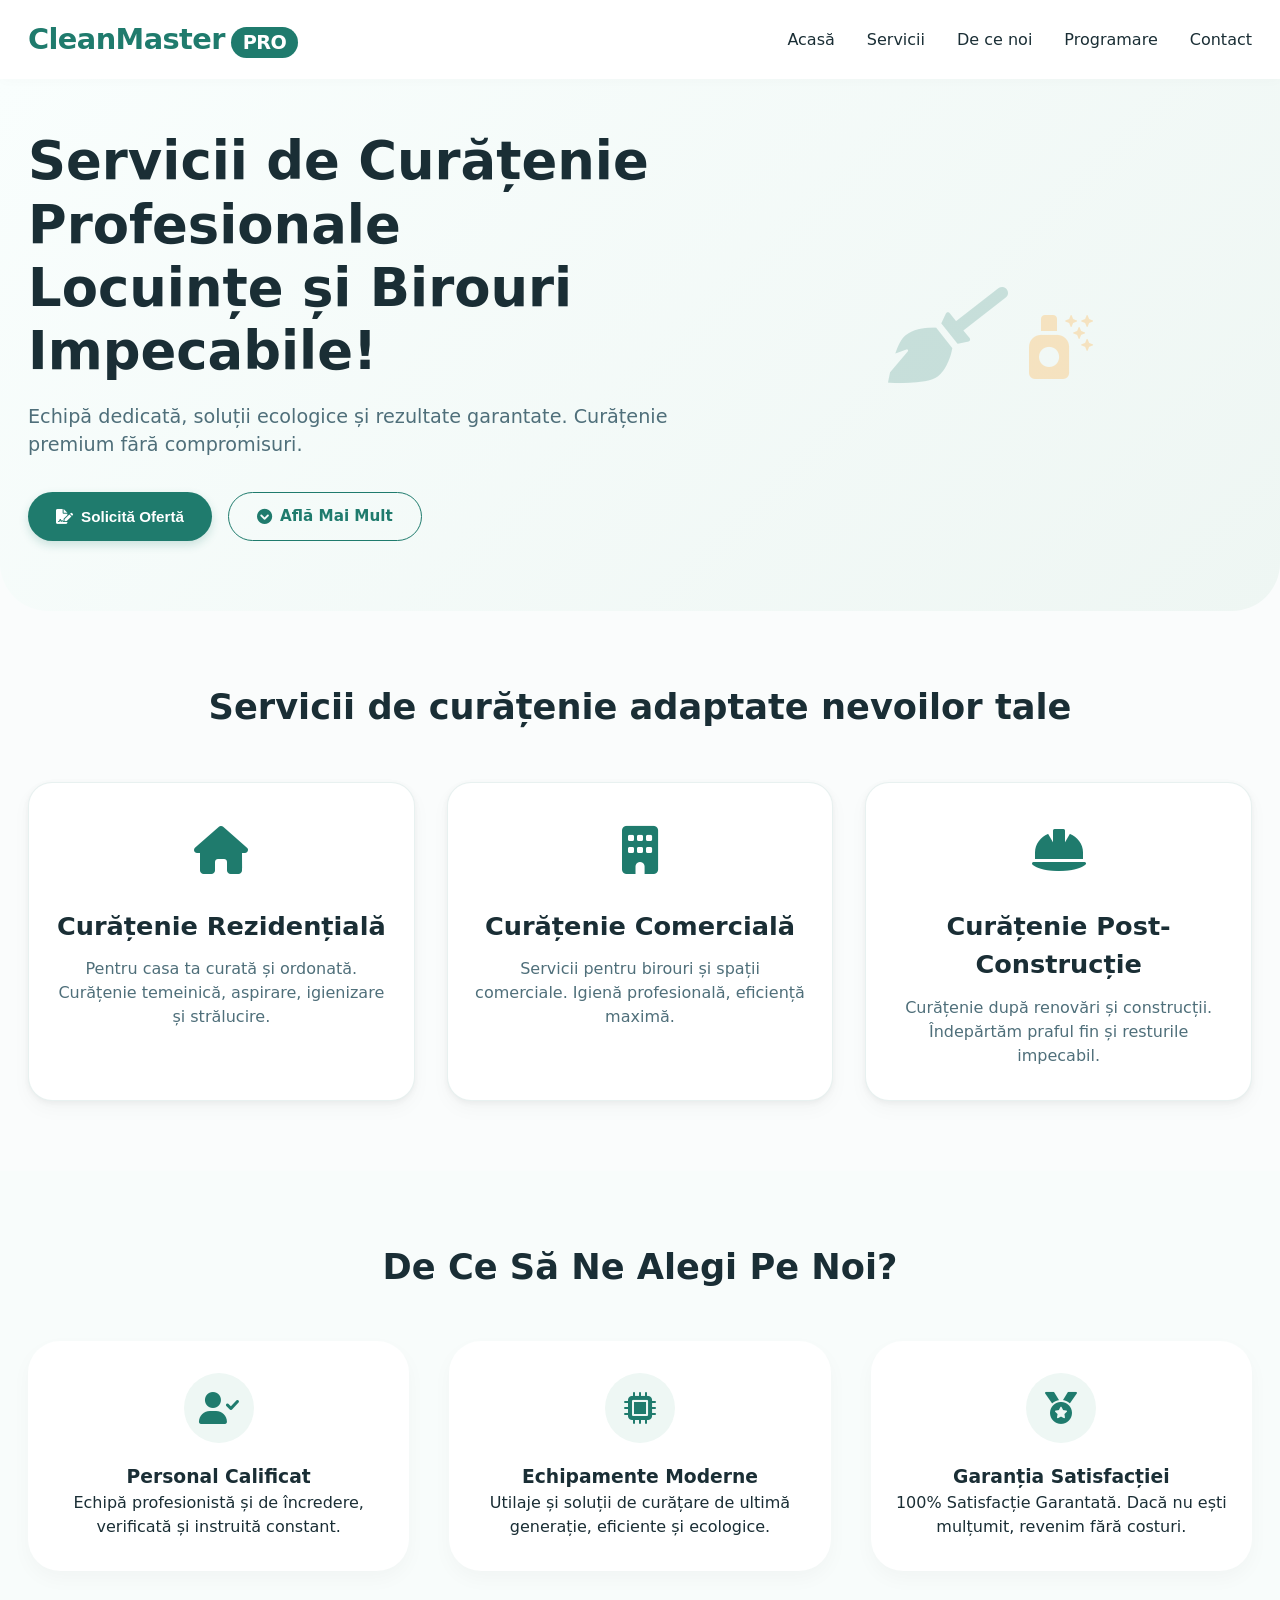
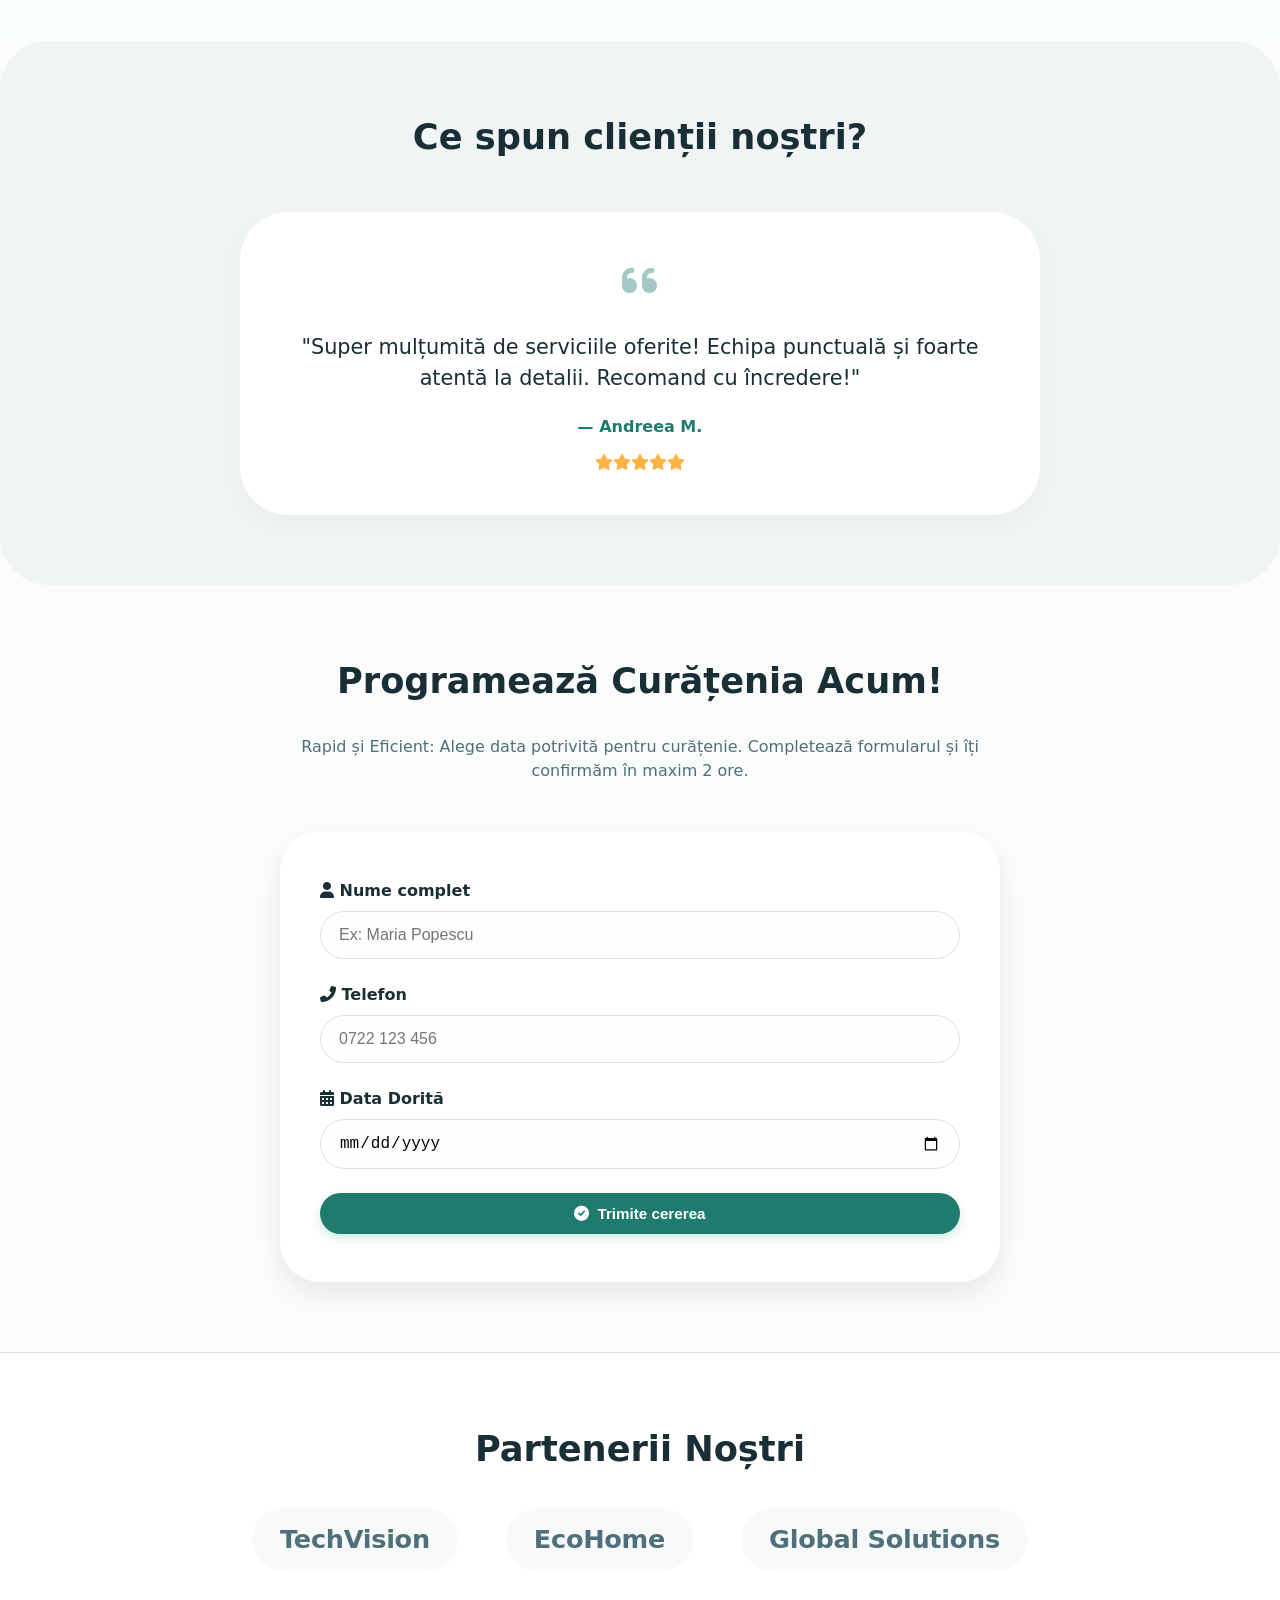
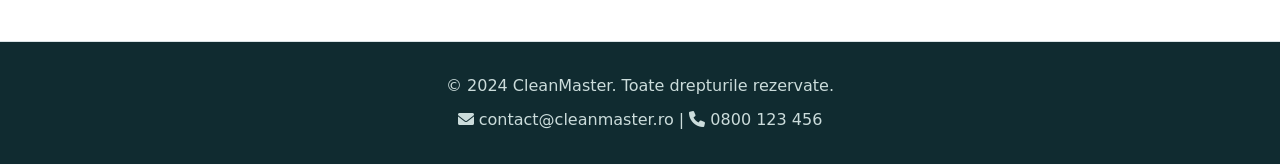
<file: cleaning-service-website/Index.html>
<!DOCTYPE html>
<html lang="ro">
<head>
  <meta charset="UTF-8">
  <meta name="viewport" content="width=device-width, initial-scale=1.0, viewport-fit=cover">
  <title>CleanMaster | Curățenie Profesională</title>
  <!-- Font Awesome 6 (doar iconițe) -->
  <link rel="stylesheet" href="https://cdnjs.cloudflare.com/ajax/libs/font-awesome/6.0.0-beta3/css/all.min.css">
  <!-- CSS separat -->
  <link rel="stylesheet" href="style.css">
</head>
<body>

<header>
  <div class="container">
    <div class="navbar">
      <div class="logo">CleanMaster<span>PRO</span></div>
      <ul class="nav-links">
        <li><a href="#acasa">Acasă</a></li>
        <li><a href="#servicii">Servicii</a></li>
        <li><a href="#beneficii">De ce noi</a></li>
        <li><a href="#programare">Programare</a></li>
        <li><a href="#contact">Contact</a></li>
      </ul>
    </div>
  </div>
</header>

<main>
  <!-- Hero / Acasă -->
  <section id="acasa" class="hero">
    <div class="container">
      <div class="hero-grid">
        <div class="hero-content">
          <h1>Servicii de Curățenie Profesionale<br>Locuințe și Birouri Impecabile!</h1>
          <p>Echipă dedicată, soluții ecologice și rezultate garantate. Curățenie premium fără compromisuri.</p>
          <div class="hero-buttons">
            <button class="btn btn-primary" id="openOfferModalBtn"><i class="fas fa-file-signature"></i> Solicită Ofertă</button>
            <a href="#servicii" class="btn btn-outline"><i class="fas fa-chevron-circle-down"></i> Află Mai Mult</a>
          </div>
        </div>
        <div class="hero-decor">
          <i class="fas fa-broom"></i>
          <i class="fas fa-spray-can-sparkles"></i>
        </div>
      </div>
    </div>
  </section>

  <!-- Servicii -->
  <section id="servicii">
    <div class="container">
      <h2 class="section-title">Servicii de curățenie adaptate nevoilor tale</h2>
      <div class="services-grid">
        <div class="service-card">
          <div class="service-icon"><i class="fas fa-home"></i></div>
          <h3>Curățenie Rezidențială</h3>
          <p>Pentru casa ta curată și ordonată. Curățenie temeinică, aspirare, igienizare și strălucire.</p>
        </div>
        <div class="service-card">
          <div class="service-icon"><i class="fas fa-building"></i></div>
          <h3>Curățenie Comercială</h3>
          <p>Servicii pentru birouri și spații comerciale. Igienă profesională, eficiență maximă.</p>
        </div>
        <div class="service-card">
          <div class="service-icon"><i class="fas fa-hard-hat"></i></div>
          <h3>Curățenie Post-Construcție</h3>
          <p>Curățenie după renovări și construcții. Îndepărtăm praful fin și resturile impecabil.</p>
        </div>
      </div>
    </div>
  </section>

  <!-- De ce să ne alegi -->
  <section id="beneficii" class="benefits-section">
    <div class="container">
      <h2 class="section-title">De Ce Să Ne Alegi Pe Noi?</h2>
      <div class="benefits-grid">
        <div class="benefit-item">
          <div class="benefit-icon"><i class="fas fa-user-check"></i></div>
          <h3>Personal Calificat</h3>
          <p>Echipă profesionistă și de încredere, verificată și instruită constant.</p>
        </div>
        <div class="benefit-item">
          <div class="benefit-icon"><i class="fas fa-microchip"></i></div>
          <h3>Echipamente Moderne</h3>
          <p>Utilaje și soluții de curățare de ultimă generație, eficiente și ecologice.</p>
        </div>
        <div class="benefit-item">
          <div class="benefit-icon"><i class="fas fa-medal"></i></div>
          <h3>Garanția Satisfacției</h3>
          <p>100% Satisfacție Garantată. Dacă nu ești mulțumit, revenim fără costuri.</p>
        </div>
      </div>
    </div>
  </section>

  <!-- Testimoniale -->
  <section class="testimonial">
    <div class="container">
      <h2 class="section-title">Ce spun clienții noștri?</h2>
      <div class="testimonial-card">
        <div class="quote-icon"><i class="fas fa-quote-left"></i></div>
        <p class="testimonial-text">"Super mulțumită de serviciile oferite! Echipa punctuală și foarte atentă la detalii. Recomand cu încredere!"</p>
        <p class="testimonial-author">— Andreea M.</p>
        <div class="stars"><i class="fas fa-star"></i><i class="fas fa-star"></i><i class="fas fa-star"></i><i class="fas fa-star"></i><i class="fas fa-star"></i></div>
      </div>
    </div>
  </section>

  <!-- Programare formular -->
  <section id="programare">
    <div class="container">
      <h2 class="section-title">Programează Curățenia Acum!</h2>
      <p class="section-sub">Rapid și Eficient: Alege data potrivită pentru curățenie. Completează formularul și îți confirmăm în maxim 2 ore.</p>
      <div class="schedule-form">
        <form id="scheduleForm">
          <div class="form-group">
            <label><i class="fas fa-user"></i> Nume complet</label>
            <input type="text" id="nume" placeholder="Ex: Maria Popescu" required>
          </div>
          <div class="form-group">
            <label><i class="fas fa-phone-alt"></i> Telefon</label>
            <input type="tel" id="telefon" placeholder="0722 123 456" required>
          </div>
          <div class="form-group">
            <label><i class="fas fa-calendar-alt"></i> Data Dorită</label>
            <input type="date" id="dataDorita" required>
          </div>
          <button type="submit" class="btn btn-primary btn-block"><i class="fas fa-check-circle"></i> Trimite cererea</button>
        </form>
      </div>
    </div>
  </section>

  <!-- Parteneri -->
  <section class="partners">
    <div class="container">
      <h2 class="section-title" style="margin-bottom: 32px;">Partenerii Noștri</h2>
      <div class="partner-logos">
        <div class="partner-item">TechVision</div>
        <div class="partner-item">EcoHome</div>
        <div class="partner-item">Global Solutions</div>
      </div>
    </div>
  </section>
</main>

<footer id="contact">
  <div class="container">
    <p>© 2024 CleanMaster. Toate drepturile rezervate.</p>
    <p style="margin-top: 10px;"><i class="fas fa-envelope"></i> contact@cleanmaster.ro | <i class="fas fa-phone"></i> 0800 123 456</p>
  </div>
</footer>

<!-- Modal Solicită Ofertă -->
<div id="offerModal" class="modal">
  <div class="modal-content">
    <span class="modal-close">&times;</span>
    <h3 style="margin-bottom: 20px;">Solicită o ofertă personalizată</h3>
    <form id="offerForm">
      <div class="form-group">
        <label>Nume complet</label>
        <input type="text" id="offerNume" required>
      </div>
      <div class="form-group">
        <label>Telefon</label>
        <input type="tel" id="offerTelefon" required>
      </div>
      <div class="form-group">
        <label>Email</label>
        <input type="email" id="offerEmail" required>
      </div>
      <div class="form-group">
        <label>Tip serviciu dorit</label>
        <input type="text" id="offerServiciu" placeholder="ex: Curățenie rezidențială">
      </div>
      <button type="submit" class="btn btn-primary btn-block">Trimite cererea</button>
    </form>
  </div>
</div>

<!-- JavaScript separat -->
<script src="script.js"></script>
</body>
</html>
</file>
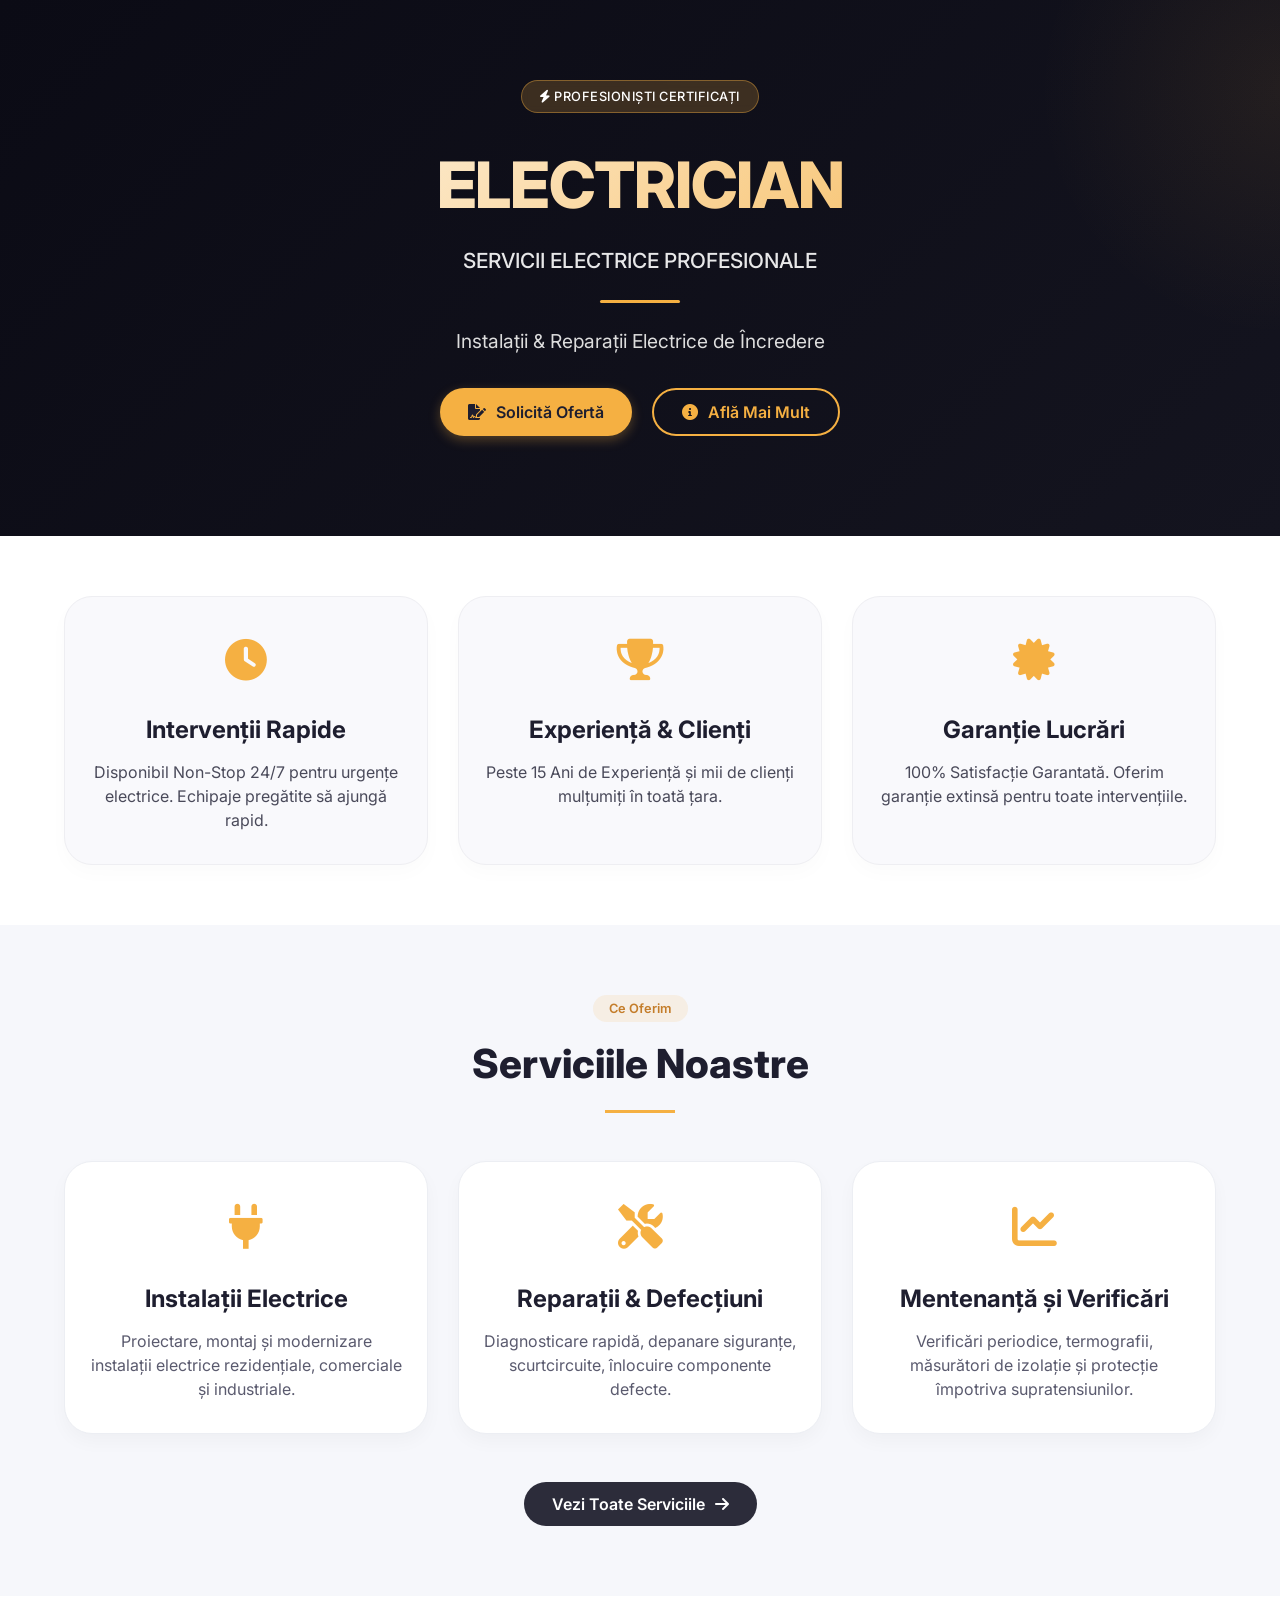
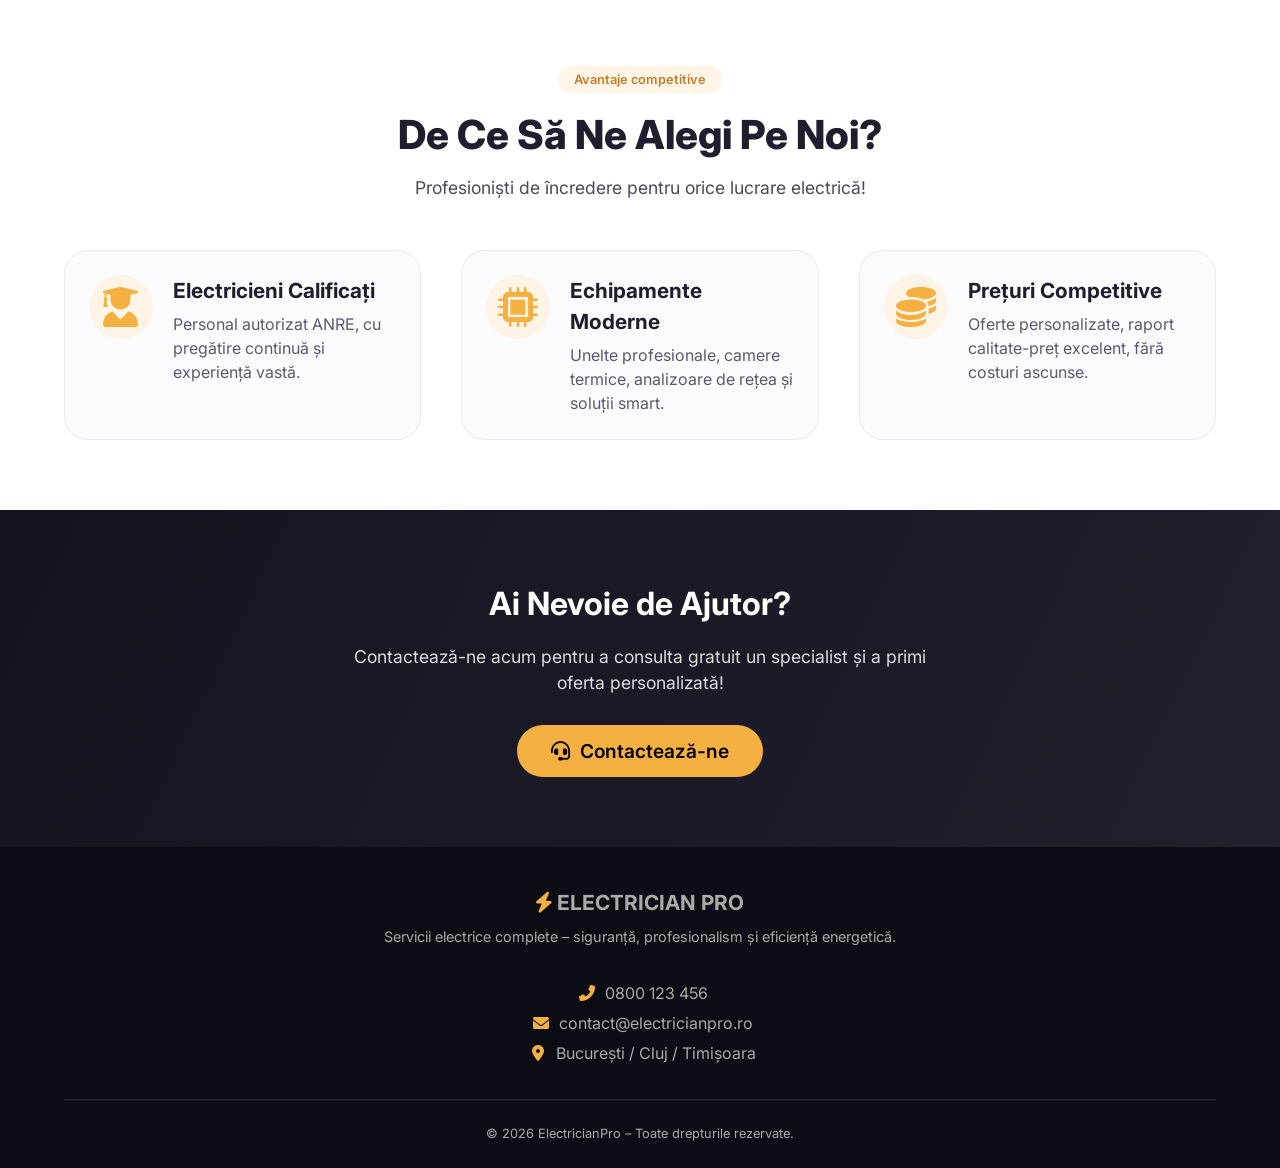
<file: electrician-website/Index.html>
<!DOCTYPE html>
<html lang="ro">
<head>
  <meta charset="UTF-8">
  <meta name="viewport" content="width=device-width, initial-scale=1.0, viewport-fit=cover">
  <title>ElectroPro | Electricieni Profesioniști</title>
  <!-- Google Fonts + Font Awesome 6 (no images, pure vector icons) -->
  <link href="https://fonts.googleapis.com/css2?family=Inter:opsz,wght@14..32,300;14..32,400;14..32,600;14..32,700;14..32,800&display=swap" rel="stylesheet">
  <link rel="stylesheet" href="https://cdnjs.cloudflare.com/ajax/libs/font-awesome/6.0.0-beta3/css/all.min.css">
  <link rel="stylesheet" href="style.css">
</head>
<body>

  <!-- MODAL (hidden by default) pentru contact / solicitare ofertă -->
  <div id="contactModal" class="modal">
    <div class="modal-content">
      <span class="close-modal">&times;</span>
      <h3 id="modalTitle">Formular Contact</h3>
      <form id="contactForm">
        <div class="form-group">
          <label for="name">Nume complet *</label>
          <input type="text" id="name" name="name" required placeholder="Popescu Ion">
        </div>
        <div class="form-group">
          <label for="phone">Telefon *</label>
          <input type="tel" id="phone" name="phone" required placeholder="07xx xxx xxx">
        </div>
        <div class="form-group">
          <label for="email">Email</label>
          <input type="email" id="email" name="email" placeholder="nume@exemplu.ro">
        </div>
        <div class="form-group">
          <label for="message">Mesaj / Detalii</label>
          <textarea id="message" name="message" rows="3" placeholder="Descrieți necesitățile dvs. ..."></textarea>
        </div>
        <button type="submit" class="btn-submit">Trimite cererea <i class="fas fa-paper-plane"></i></button>
        <p id="formFeedback" class="feedback-msg"></p>
      </form>
    </div>
  </div>

  <!-- MAIN WEBSITE -->
  <main>
    <!-- Hero Section -->
    <section class="hero">
      <div class="container hero-container">
        <div class="hero-badge">
          <i class="fas fa-bolt"></i> PROFESIONIȘTI CERTIFICAȚI
        </div>
        <h1 class="hero-title">ELECTRICIAN</h1>
        <p class="hero-subtitle">SERVICII ELECTRICE PROFESIONALE</p>
        <div class="hero-divider"></div>
        <p class="hero-tagline">Instalații & Reparații Electrice de Încredere</p>
        <div class="hero-buttons">
          <button class="btn btn-primary" id="solicitaOfertaBtn"><i class="fas fa-file-signature"></i> Solicită Ofertă</button>
          <button class="btn btn-outline" id="aflaMaiMultBtn"><i class="fas fa-circle-info"></i> Află Mai Mult</button>
        </div>
      </div>
    </section>

    <!-- Trei caracteristici rapide (cards) -->
    <section class="features">
      <div class="container features-grid">
        <div class="feature-card">
          <div class="feature-icon"><i class="fas fa-clock"></i></div>
          <h3>Intervenții Rapide</h3>
          <p>Disponibil Non-Stop 24/7 pentru urgențe electrice. Echipaje pregătite să ajungă rapid.</p>
        </div>
        <div class="feature-card">
          <div class="feature-icon"><i class="fas fa-trophy"></i></div>
          <h3>Experiență & Clienți</h3>
          <p>Peste 15 Ani de Experiență și mii de clienți mulțumiți în toată țara.</p>
        </div>
        <div class="feature-card">
          <div class="feature-icon"><i class="fas fa-certificate"></i></div>
          <h3>Garanție Lucrări</h3>
          <p>100% Satisfacție Garantată. Oferim garanție extinsă pentru toate intervențiile.</p>
        </div>
      </div>
    </section>

    <!-- Serviciile Noastre -->
    <section class="services" id="servicii">
      <div class="container">
        <div class="section-header">
          <span class="section-tag">Ce Oferim</span>
          <h2>Serviciile Noastre</h2>
          <div class="section-line"></div>
        </div>
        <div class="services-grid">
          <div class="service-card">
            <div class="service-icon"><i class="fas fa-plug"></i></div>
            <h3>Instalații Electrice</h3>
            <p>Proiectare, montaj și modernizare instalații electrice rezidențiale, comerciale și industriale.</p>
          </div>
          <div class="service-card">
            <div class="service-icon"><i class="fas fa-tools"></i></div>
            <h3>Reparații & Defecțiuni</h3>
            <p>Diagnosticare rapidă, depanare siguranțe, scurtcircuite, înlocuire componente defecte.</p>
          </div>
          <div class="service-card">
            <div class="service-icon"><i class="fas fa-chart-line"></i></div>
            <h3>Mentenanță și Verificări</h3>
            <p>Verificări periodice, termografii, măsurători de izolație și protecție împotriva supratensiunilor.</p>
          </div>
        </div>
        <div class="services-footer">
          <button id="veziToateServiciileBtn" class="btn-secondary">Vezi Toate Serviciile <i class="fas fa-arrow-right"></i></button>
        </div>
      </div>
    </section>

    <!-- De ce să ne alegi pe noi? -->
    <section class="why-us" id="despre">
      <div class="container">
        <div class="section-header">
          <span class="section-tag">Avantaje competitive</span>
          <h2>De Ce Să Ne Alegi Pe Noi?</h2>
          <p class="subhead">Profesioniști de încredere pentru orice lucrare electrică!</p>
        </div>
        <div class="reasons-grid">
          <div class="reason-item">
            <i class="fas fa-user-graduate"></i>
            <div>
              <h4>Electricieni Calificați</h4>
              <p>Personal autorizat ANRE, cu pregătire continuă și experiență vastă.</p>
            </div>
          </div>
          <div class="reason-item">
            <i class="fas fa-microchip"></i>
            <div>
              <h4>Echipamente Moderne</h4>
              <p>Unelte profesionale, camere termice, analizoare de rețea și soluții smart.</p>
            </div>
          </div>
          <div class="reason-item">
            <i class="fas fa-coins"></i>
            <div>
              <h4>Prețuri Competitive</h4>
              <p>Oferte personalizate, raport calitate-preț excelent, fără costuri ascunse.</p>
            </div>
          </div>
        </div>
      </div>
    </section>

    <!-- CTA final + Contact -->
    <section class="cta-section">
      <div class="container cta-container">
        <div class="cta-content">
          <h3>Ai Nevoie de Ajutor?</h3>
          <p>Contactează-ne acum pentru a consulta gratuit un specialist și a primi oferta personalizată!</p>
          <button id="contacteazaBtn" class="btn btn-large"><i class="fas fa-headset"></i> Contactează-ne</button>
        </div>
      </div>
    </section>

    <!-- Footer -->
    <footer class="footer">
      <div class="container footer-inner">
        <div class="footer-brand">
          <i class="fas fa-bolt"></i> <span>ELECTRICIAN PRO</span>
          <p>Servicii electrice complete – siguranță, profesionalism și eficiență energetică.</p>
        </div>
        <div class="footer-contact">
          <p><i class="fas fa-phone-alt"></i> 0800 123 456</p>
          <p><i class="fas fa-envelope"></i> contact@electricianpro.ro</p>
          <p><i class="fas fa-map-marker-alt"></i> București / Cluj / Timișoara</p>
        </div>
        <div class="footer-copy">
          <p>&copy; 2026 ElectricianPro – Toate drepturile rezervate.</p>
        </div>
      </div>
    </footer>
  </main>

  <script src="script.js"></script>
</body>
</html>
</file>
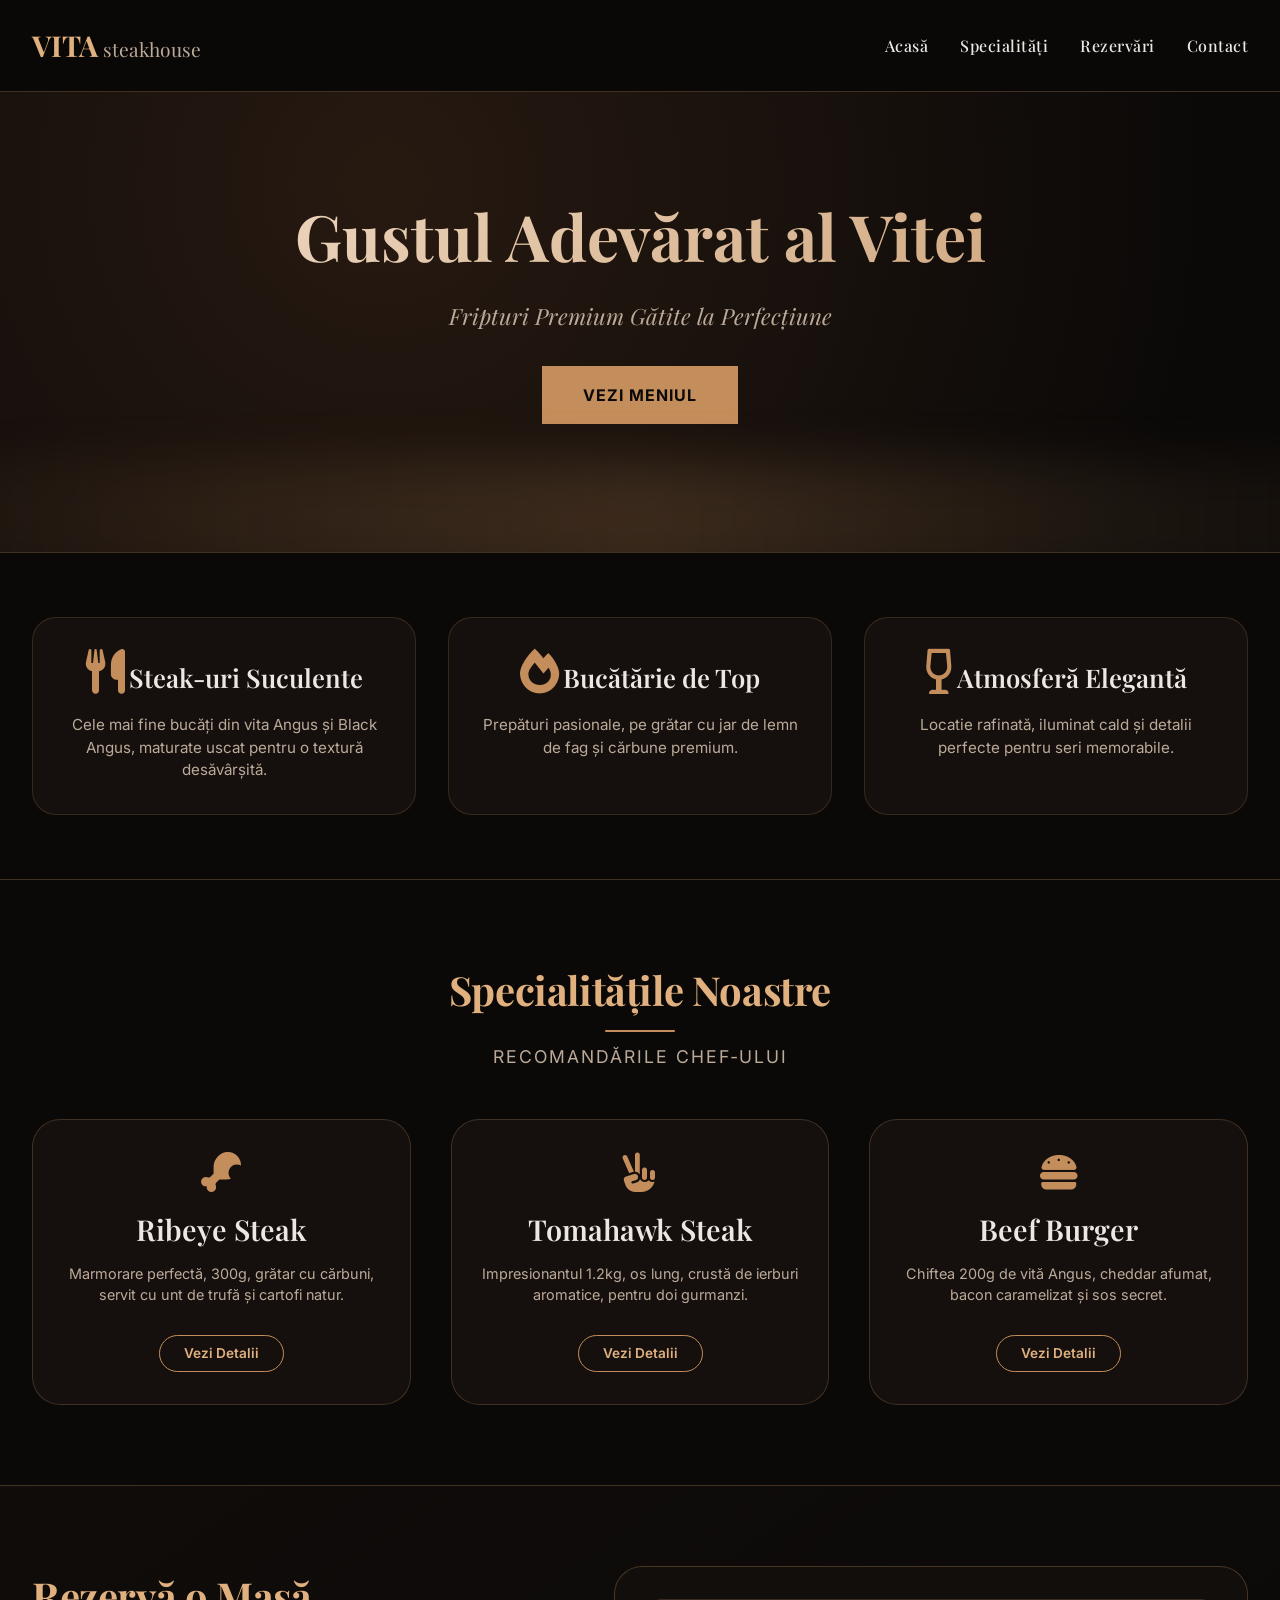
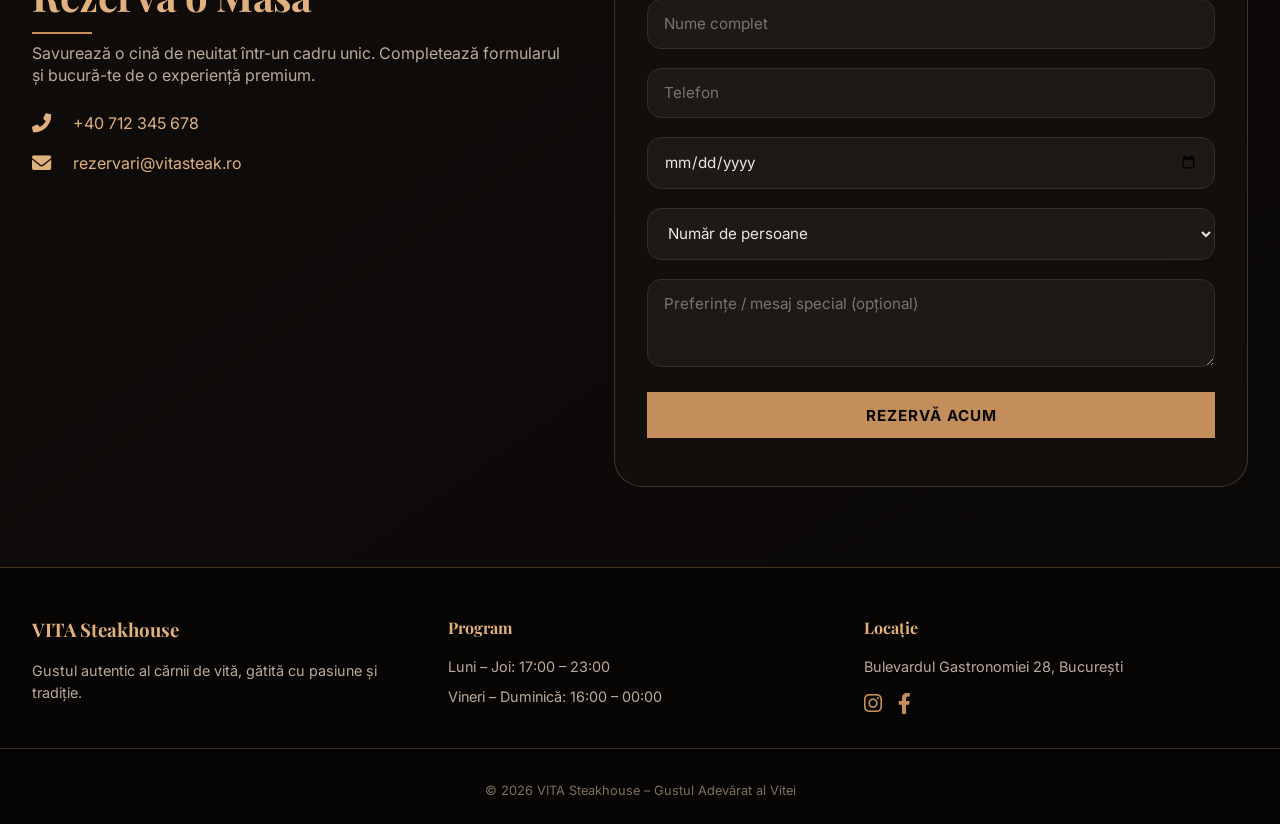
<file: VITA steakhouse/index.html>
<!DOCTYPE html>
<html lang="ro">
<head>
  <meta charset="UTF-8">
  <meta name="viewport" content="width=device-width, initial-scale=1.0, viewport-fit=cover">
  <title>Vita | Gustul Adevărat al Vitei</title>
  <link rel="stylesheet" href="style.css">
  <!-- Font Awesome 6 (icons) -->
  <link rel="stylesheet" href="https://cdnjs.cloudflare.com/ajax/libs/font-awesome/6.0.0-beta3/css/all.min.css">
  <!-- Google Fonts -->
  <link href="https://fonts.googleapis.com/css2?family=Inter:opsz,wght@14..32,300;14..32,400;14..32,600;14..32,700&family=Playfair+Display:ital,wght@0,400;0,500;0,600;0,700;1,400&display=swap" rel="stylesheet">
</head>
<body>

  <!-- Navigation -->
  <nav>
    <div class="logo">VITA<span> steakhouse</span></div>
    <ul class="nav-links">
      <li><a href="#acasa">Acasă</a></li>
      <li><a href="#specialitati">Specialități</a></li>
      <li><a href="#rezerva">Rezervări</a></li>
      <li><a href="#contact">Contact</a></li>
    </ul>
  </nav>

  <main>
    <!-- Hero Section -->
    <section id="acasa" class="hero">
      <div class="container hero-content">
        <h1>Gustul Adevărat al Vitei</h1>
        <p class="hero-sub">Fripturi Premium Gătite la Perfecțiune</p>
        <a href="#rezerva" class="btn btn-primary btn-hero">Vezi Meniul</a>
      </div>
      <div class="hero-bg-shape"></div>
    </section>

    <!-- Features / 3 pillars -->
    <section class="features">
      <div class="container features-grid">
        <div class="feature-card">
          <i class="fas fa-utensils"></i>
          <h3>Steak-uri Suculente</h3>
          <p>Cele mai fine bucăți din vita Angus și Black Angus, maturate uscat pentru o textură desăvârșită.</p>
        </div>
        <div class="feature-card">
          <i class="fas fa-fire"></i>
          <h3>Bucătărie de Top</h3>
          <p>Prepături pasionale, pe grătar cu jar de lemn de fag și cărbune premium.</p>
        </div>
        <div class="feature-card">
          <i class="fas fa-wine-glass-alt"></i>
          <h3>Atmosferă Elegantă</h3>
          <p>Locatie rafinată, iluminat cald și detalii perfecte pentru seri memorabile.</p>
        </div>
      </div>
    </section>

    <!-- Specialties section -->
    <section id="specialitati" class="specials">
      <div class="container">
        <div class="section-header">
          <h2>Specialitățile Noastre</h2>
          <p>Recomandările Chef‑ului</p>
        </div>
        <div class="specials-grid">
          <!-- Ribeye -->
          <div class="special-card" data-item="ribeye">
            <div class="card-icon"><i class="fas fa-drumstick-bite"></i></div>
            <h3>Ribeye Steak</h3>
            <p>Marmorare perfectă, 300g, grătar cu cărbuni, servit cu unt de trufă și cartofi natur.</p>
            <button class="btn-details" data-item="Ribeye Steak">Vezi Detalii</button>
          </div>
          <!-- Tomahawk -->
          <div class="special-card" data-item="tomahawk">
            <div class="card-icon"><i class="fas fa-hand-peace"></i></div>
            <h3>Tomahawk Steak</h3>
            <p>Impresionantul 1.2kg, os lung, crustă de ierburi aromatice, pentru doi gurmanzi.</p>
            <button class="btn-details" data-item="Tomahawk Steak">Vezi Detalii</button>
          </div>
          <!-- Beef Burger -->
          <div class="special-card" data-item="burger">
            <div class="card-icon"><i class="fas fa-hamburger"></i></div>
            <h3>Beef Burger</h3>
            <p>Chiftea 200g de vită Angus, cheddar afumat, bacon caramelizat și sos secret.</p>
            <button class="btn-details" data-item="Beef Burger">Vezi Detalii</button>
          </div>
        </div>
      </div>
    </section>

    <!-- Reservation Section -->
    <section id="rezerva" class="reservation">
      <div class="container reservation-container">
        <div class="reservation-info">
          <h2>Rezervă o Masă</h2>
          <p>Savurează o cină de neuitat într-un cadru unic. Completează formularul și bucură-te de o experiență premium.</p>
          <div class="info-detail">
            <i class="fas fa-phone-alt"></i> <span>+40 712 345 678</span>
          </div>
          <div class="info-detail">
            <i class="fas fa-envelope"></i> <span>rezervari@vitasteak.ro</span>
          </div>
        </div>
        <div class="reservation-form">
          <form id="bookingForm">
            <div class="form-group">
              <input type="text" id="name" placeholder="Nume complet" required>
            </div>
            <div class="form-group">
              <input type="tel" id="phone" placeholder="Telefon" required>
            </div>
            <div class="form-group">
              <input type="date" id="date" required>
            </div>
            <div class="form-group">
              <select id="guests" required>
                <option value="" disabled selected>Număr de persoane</option>
                <option>1 persoană</option>
                <option>2 persoane</option>
                <option>3 persoane</option>
                <option>4 persoane</option>
                <option>5+ persoane</option>
              </select>
            </div>
            <div class="form-group">
              <textarea rows="3" placeholder="Preferințe / mesaj special (opțional)"></textarea>
            </div>
            <button type="submit" class="btn btn-primary btn-block">Rezervă Acum</button>
          </form>
          <div id="reservationFeedback" class="feedback-message"></div>
        </div>
      </div>
    </section>
  </main>

  <!-- Footer -->
  <footer id="contact">
    <div class="container footer-content">
      <div class="footer-col">
        <h3>VITA Steakhouse</h3>
        <p>Gustul autentic al cărnii de vită, gătită cu pasiune și tradiție.</p>
      </div>
      <div class="footer-col">
        <h4>Program</h4>
        <p>Luni – Joi: 17:00 – 23:00</p>
        <p>Vineri – Duminică: 16:00 – 00:00</p>
      </div>
      <div class="footer-col">
        <h4>Locație</h4>
        <p>Bulevardul Gastronomiei 28, București</p>
        <div class="social-icons">
          <i class="fab fa-instagram"></i>
          <i class="fab fa-facebook-f"></i>
          <i class="fab fa-tripadvisor"></i>
        </div>
      </div>
    </div>
    <div class="footer-bottom">
      <p>© 2026 VITA Steakhouse – Gustul Adevărat al Vitei</p>
    </div>
  </footer>

  <script src="script.js"></script>
</body>
</html>
</file>
<file: cleaning-service-website/style.css>
/* Reset și global */
* {
  margin: 0;
  padding: 0;
  box-sizing: border-box;
}

body {
  font-family: 'Inter', system-ui, -apple-system, 'Segoe UI', sans-serif;
  background-color: #fafcfc;
  color: #1a2e35;
  line-height: 1.5;
  scroll-behavior: smooth;
}

.container {
  max-width: 1280px;
  margin: 0 auto;
  padding: 0 28px;
}

section {
  padding: 70px 0;
}

/* Header */
header {
  background: rgba(255, 255, 255, 0.96);
  backdrop-filter: blur(2px);
  position: sticky;
  top: 0;
  z-index: 100;
  box-shadow: 0 2px 12px rgba(0, 0, 0, 0.02);
}

.navbar {
  display: flex;
  justify-content: space-between;
  align-items: center;
  padding: 18px 0;
  flex-wrap: wrap;
  gap: 16px;
}

.logo {
  font-size: 1.8rem;
  font-weight: 800;
  letter-spacing: -0.02em;
  color: #1f7b6d;
}

.logo span {
  background: #1f7b6d;
  color: white;
  font-size: 1.2rem;
  padding: 4px 12px;
  border-radius: 40px;
  margin-left: 6px;
  font-weight: 600;
}

.nav-links {
  display: flex;
  gap: 32px;
  list-style: none;
}

.nav-links a {
  text-decoration: none;
  font-weight: 500;
  color: #1a2e35;
  transition: 0.2s;
}

.nav-links a:hover {
  color: #1f7b6d;
}

/* Butoane */
.btn {
  display: inline-flex;
  align-items: center;
  gap: 8px;
  background: white;
  border: 1.5px solid #d9e2e5;
  padding: 12px 28px;
  border-radius: 40px;
  font-weight: 600;
  cursor: pointer;
  transition: all 0.2s ease;
  font-size: 0.95rem;
  text-decoration: none;
  color: #1a2e35;
}

.btn-primary {
  background: #1f7b6d;
  border: none;
  color: white;
  box-shadow: 0 4px 10px rgba(31, 123, 109, 0.2);
}

.btn-primary:hover {
  background: #0e5e52;
  transform: translateY(-2px);
}

.btn-outline {
  border: 1.5px solid #1f7b6d;
  color: #1f7b6d;
  background: transparent;
}

.btn-outline:hover {
  background: #1f7b6d;
  color: white;
}

.btn-block {
  width: 100%;
  justify-content: center;
}

/* Hero */
.hero {
  background: linear-gradient(135deg, #f9fefd 0%, #eef6f3 100%);
  border-radius: 0 0 48px 48px;
  padding: 50px 0 70px 0;
}

.hero-grid {
  display: flex;
  flex-wrap: wrap;
  align-items: center;
  justify-content: space-between;
  gap: 48px;
}

.hero-content {
  flex: 1;
}

.hero-content h1 {
  font-size: 3.3rem;
  font-weight: 800;
  line-height: 1.2;
  color: #1a2e35;
  margin-bottom: 20px;
}

.hero-content p {
  font-size: 1.2rem;
  color: #4f6f7a;
  margin-bottom: 32px;
}

.hero-buttons {
  display: flex;
  flex-wrap: wrap;
  gap: 16px;
}

.hero-decor {
  flex: 0.8;
  min-width: 180px;
  text-align: center;
}

.hero-decor i {
  font-size: 6rem;
  color: #1f7b6d;
  opacity: 0.2;
  margin: 0 8px;
}

.hero-decor i:last-child {
  font-size: 4rem;
  color: #ffb347;
  opacity: 0.3;
}

/* Titluri secțiuni */
.section-title {
  text-align: center;
  font-size: 2.2rem;
  font-weight: 700;
  margin-bottom: 48px;
  color: #1a2e35;
}

.section-sub {
  text-align: center;
  max-width: 700px;
  margin: -20px auto 48px auto;
  color: #4f6f7a;
}

/* Carduri servicii */
.services-grid {
  display: grid;
  grid-template-columns: repeat(auto-fit, minmax(280px, 1fr));
  gap: 32px;
}

.service-card {
  background: white;
  padding: 32px 24px;
  border-radius: 24px;
  box-shadow: 0 8px 20px rgba(0, 0, 0, 0.03), 0 2px 6px rgba(0, 0, 0, 0.05);
  transition: all 0.25s;
  text-align: center;
  border: 1px solid rgba(31, 123, 109, 0.1);
}

.service-card:hover {
  transform: translateY(-6px);
  box-shadow: 0 12px 28px rgba(0, 0, 0, 0.08);
  border-color: rgba(31, 123, 109, 0.2);
}

.service-icon {
  font-size: 3rem;
  color: #1f7b6d;
  margin-bottom: 20px;
}

.service-card h3 {
  font-size: 1.6rem;
  margin-bottom: 12px;
}

.service-card p {
  color: #4f6f7a;
}

/* Beneficii */
.benefits-section {
  background: #f8fcfb;
}

.benefits-grid {
  display: grid;
  grid-template-columns: repeat(auto-fit, minmax(260px, 1fr));
  gap: 40px;
  margin-top: 20px;
}

.benefit-item {
  text-align: center;
  background: white;
  padding: 32px 20px;
  border-radius: 32px;
  box-shadow: 0 8px 20px rgba(0, 0, 0, 0.03);
}

.benefit-icon {
  background: #eef7f4;
  width: 70px;
  height: 70px;
  border-radius: 50%;
  display: flex;
  align-items: center;
  justify-content: center;
  margin: 0 auto 20px;
  font-size: 2rem;
  color: #1f7b6d;
}

/* Testimonial */
.testimonial {
  background: #f0f4f5;
  border-radius: 48px;
}

.testimonial-card {
  max-width: 800px;
  margin: 0 auto;
  background: white;
  padding: 40px 48px;
  border-radius: 48px;
  text-align: center;
  box-shadow: 0 8px 20px rgba(0, 0, 0, 0.03);
}

.quote-icon {
  font-size: 2.5rem;
  color: #1f7b6d;
  opacity: 0.4;
  margin-bottom: 20px;
}

.testimonial-text {
  font-size: 1.3rem;
  font-style: normal;
  font-weight: 500;
  color: #1a2e35;
  margin: 20px 0;
}

.testimonial-author {
  font-weight: 700;
  color: #1f7b6d;
}

.stars {
  color: #ffb347;
  margin-top: 12px;
}

/* Formular programare */
.schedule-form {
  background: white;
  border-radius: 40px;
  padding: 48px 40px;
  box-shadow: 0 12px 28px rgba(0, 0, 0, 0.08);
  max-width: 720px;
  margin: 0 auto;
}

.form-group {
  margin-bottom: 24px;
}

.form-group label {
  font-weight: 600;
  display: block;
  margin-bottom: 8px;
}

.form-group input {
  width: 100%;
  padding: 14px 18px;
  border: 1px solid #d9e2e5;
  border-radius: 60px;
  font-size: 1rem;
  transition: 0.2s;
  background: #fefefe;
}

.form-group input:focus {
  outline: none;
  border-color: #1f7b6d;
  box-shadow: 0 0 0 3px rgba(31, 123, 109, 0.2);
}

/* Parteneri */
.partners {
  background: white;
  border-top: 1px solid #d9e2e5;
  border-bottom: 1px solid #d9e2e5;
}

.partner-logos {
  display: flex;
  justify-content: center;
  flex-wrap: wrap;
  gap: 48px;
  align-items: center;
}

.partner-item {
  font-size: 1.6rem;
  font-weight: 700;
  background: #f8faf9;
  padding: 12px 28px;
  border-radius: 80px;
  letter-spacing: -0.3px;
  color: #4f6f7a;
  transition: 0.2s;
}

.partner-item:hover {
  color: #1f7b6d;
  background: #eef4f2;
}

/* Footer */
footer {
  background: #102b30;
  color: #cbdcdb;
  padding: 32px 0;
  text-align: center;
}

/* Modal */
.modal {
  display: none;
  position: fixed;
  top: 0;
  left: 0;
  width: 100%;
  height: 100%;
  background: rgba(0, 0, 0, 0.5);
  backdrop-filter: blur(5px);
  justify-content: center;
  align-items: center;
  z-index: 1000;
}

.modal-content {
  background: white;
  max-width: 500px;
  width: 90%;
  border-radius: 36px;
  padding: 32px;
  position: relative;
  animation: fadeUp 0.2s ease;
}

.modal-close {
  position: absolute;
  top: 20px;
  right: 24px;
  font-size: 1.6rem;
  cursor: pointer;
  color: #4f6f7a;
}

@keyframes fadeUp {
  from {
    opacity: 0;
    transform: translateY(20px);
  }
  to {
    opacity: 1;
    transform: translateY(0);
  }
}

/* Toast */
.toast {
  position: fixed;
  bottom: 28px;
  left: 50%;
  transform: translateX(-50%);
  background: #1a2e35;
  color: white;
  padding: 12px 24px;
  border-radius: 60px;
  font-weight: 500;
  z-index: 1100;
  box-shadow: 0 4px 15px rgba(0, 0, 0, 0.2);
  pointer-events: none;
  transition: opacity 0.2s;
  white-space: nowrap;
  font-size: 0.95rem;
}

/* Responsive */
@media (max-width: 780px) {
  .navbar {
    flex-direction: column;
  }
  .hero-content h1 {
    font-size: 2.3rem;
  }
  .container {
    padding: 0 20px;
  }
  .schedule-form {
    padding: 32px 24px;
  }
  .testimonial-card {
    padding: 28px 24px;
  }
  .partner-item {
    font-size: 1.2rem;
    padding: 8px 20px;
  }
  .toast {
    white-space: normal;
    text-align: center;
    width: 90%;
  }
}
</file>
<file: electrician-website/style.css>
/* RESET & BASE */
* {
  margin: 0;
  padding: 0;
  box-sizing: border-box;
}

body {
  font-family: 'Inter', sans-serif;
  background-color: #fefefe;
  color: #1e1e2f;
  line-height: 1.5;
  scroll-behavior: smooth;
}

.container {
  max-width: 1200px;
  margin: 0 auto;
  padding: 0 24px;
}

/* Buttons & UI */
.btn, .btn-primary, .btn-outline, .btn-secondary, .btn-large {
  display: inline-flex;
  align-items: center;
  gap: 10px;
  padding: 12px 28px;
  font-weight: 600;
  border-radius: 40px;
  font-size: 1rem;
  cursor: pointer;
  transition: all 0.25s ease;
  border: none;
  font-family: inherit;
}

.btn-primary {
  background: #f5b042;
  color: #1e1e2f;
  box-shadow: 0 4px 12px rgba(245, 176, 66, 0.3);
}
.btn-primary:hover {
  background: #e09d2c;
  transform: translateY(-2px);
  box-shadow: 0 8px 20px rgba(245, 176, 66, 0.4);
}

.btn-outline {
  background: transparent;
  border: 2px solid #f5b042;
  color: #f5b042;
}
.btn-outline:hover {
  background: #f5b04220;
  border-color: #e09d2c;
  color: #e09d2c;
}

.btn-secondary {
  background: #2c2c3a;
  color: white;
  border-radius: 40px;
}
.btn-secondary:hover {
  background: #1e1e2f;
  transform: scale(0.98);
}

.btn-large {
  background: #f5b042;
  font-size: 1.2rem;
  padding: 14px 34px;
}

/* HERO SECTION */
.hero {
  background: linear-gradient(135deg, #0b0b15 0%, #14141f 100%);
  color: white;
  padding: 80px 0 100px;
  text-align: center;
  position: relative;
  overflow: hidden;
}
.hero::before {
  content: "";
  position: absolute;
  top: -30%;
  right: -20%;
  width: 500px;
  height: 500px;
  background: radial-gradient(circle, rgba(245,176,66,0.08) 0%, rgba(0,0,0,0) 70%);
  border-radius: 50%;
  pointer-events: none;
}
.hero-container {
  position: relative;
  z-index: 2;
}
.hero-badge {
  display: inline-block;
  background: rgba(245,176,66,0.2);
  backdrop-filter: blur(4px);
  padding: 6px 18px;
  border-radius: 40px;
  font-size: 0.8rem;
  font-weight: 500;
  letter-spacing: 0.5px;
  margin-bottom: 24px;
  border: 1px solid rgba(245,176,66,0.4);
}
.hero-title {
  font-size: 4rem;
  font-weight: 800;
  letter-spacing: -0.02em;
  background: linear-gradient(135deg, #fff, #f5b042);
  background-clip: text;
  -webkit-background-clip: text;
  color: transparent;
  margin-bottom: 12px;
}
.hero-subtitle {
  font-size: 1.3rem;
  font-weight: 500;
  opacity: 0.9;
}
.hero-divider {
  width: 80px;
  height: 3px;
  background: #f5b042;
  margin: 24px auto;
  border-radius: 4px;
}
.hero-tagline {
  font-size: 1.2rem;
  margin-bottom: 32px;
  font-weight: 400;
  color: #ddd;
}
.hero-buttons {
  display: flex;
  justify-content: center;
  gap: 20px;
  flex-wrap: wrap;
}

/* FEATURES (3 cards) */
.features {
  padding: 60px 0;
  background: white;
}
.features-grid {
  display: flex;
  flex-wrap: wrap;
  gap: 30px;
  justify-content: center;
}
.feature-card {
  background: #f9f9fc;
  border-radius: 28px;
  padding: 32px 24px;
  text-align: center;
  flex: 1;
  min-width: 240px;
  transition: 0.2s ease;
  border: 1px solid #eeeef2;
  box-shadow: 0 8px 20px rgba(0,0,0,0.02);
}
.feature-card:hover {
  transform: translateY(-6px);
  border-color: #f5b04260;
  box-shadow: 0 16px 30px rgba(0,0,0,0.05);
}
.feature-icon {
  font-size: 2.6rem;
  color: #f5b042;
  margin-bottom: 20px;
}
.feature-card h3 {
  font-size: 1.5rem;
  margin-bottom: 12px;
  font-weight: 700;
}
.feature-card p {
  color: #4a4a5a;
}

/* SERVICES */
.services {
  padding: 70px 0;
  background: #f6f7fb;
}
.section-header {
  text-align: center;
  margin-bottom: 48px;
}
.section-tag {
  background: #f5b04220;
  color: #c47d2a;
  padding: 4px 16px;
  border-radius: 30px;
  font-size: 0.8rem;
  font-weight: 600;
  display: inline-block;
  margin-bottom: 12px;
}
.section-header h2 {
  font-size: 2.5rem;
  font-weight: 800;
  margin-bottom: 10px;
}
.section-line {
  width: 70px;
  height: 3px;
  background: #f5b042;
  margin: 16px auto 0;
}
.services-grid {
  display: flex;
  flex-wrap: wrap;
  gap: 30px;
  justify-content: center;
  margin-bottom: 48px;
}
.service-card {
  background: white;
  border-radius: 28px;
  padding: 32px 24px;
  flex: 1;
  min-width: 260px;
  text-align: center;
  box-shadow: 0 8px 18px rgba(0,0,0,0.03);
  transition: all 0.2s;
  border: 1px solid #eceef3;
}
.service-card:hover {
  border-color: #f5b042;
  transform: translateY(-5px);
}
.service-icon {
  font-size: 2.8rem;
  color: #f5b042;
  margin-bottom: 20px;
}
.service-card h3 {
  font-size: 1.5rem;
  margin-bottom: 12px;
  font-weight: 700;
}
.service-card p {
  color: #5a5a6e;
}
.services-footer {
  text-align: center;
}

/* WHY US */
.why-us {
  padding: 70px 0;
  background: white;
}
.subhead {
  font-size: 1.1rem;
  color: #4a4a5a;
  margin-top: 8px;
}
.reasons-grid {
  display: flex;
  flex-wrap: wrap;
  gap: 40px;
  justify-content: center;
  margin-top: 30px;
}
.reason-item {
  display: flex;
  gap: 20px;
  align-items: flex-start;
  flex: 1;
  min-width: 260px;
  background: #fbfbfe;
  padding: 24px;
  border-radius: 24px;
  border: 1px solid #e9e9f0;
}
.reason-item i {
  font-size: 2.5rem;
  color: #f5b042;
  background: #fef4e6;
  padding: 12px;
  border-radius: 50%;
}
.reason-item h4 {
  font-size: 1.3rem;
  margin-bottom: 6px;
  font-weight: 700;
}
.reason-item p {
  color: #5a5a6e;
}

/* CTA SECTION */
.cta-section {
  background: linear-gradient(115deg, #14141f 0%, #20202e 100%);
  color: white;
  padding: 70px 0;
  text-align: center;
}
.cta-content h3 {
  font-size: 2rem;
  margin-bottom: 16px;
}
.cta-content p {
  max-width: 600px;
  margin: 0 auto 28px;
  font-size: 1.1rem;
  opacity: 0.85;
}

/* FOOTER */
.footer {
  background: #0c0c14;
  color: #aaa;
  padding: 40px 0 24px;
}
.footer-inner {
  display: flex;
  flex-direction: column;
  gap: 28px;
  text-align: center;
}
.footer-brand {
  font-weight: 700;
  font-size: 1.3rem;
}
.footer-brand i {
  color: #f5b042;
}
.footer-brand p {
  font-weight: 400;
  font-size: 0.9rem;
  margin-top: 8px;
  color: #aaa;
}
.footer-contact p {
  margin: 6px 0;
}
.footer-contact i {
  width: 28px;
  color: #f5b042;
}
.footer-copy {
  border-top: 1px solid #2a2a35;
  padding-top: 24px;
  font-size: 0.8rem;
}

/* MODAL */
.modal {
  display: none;
  position: fixed;
  z-index: 1000;
  left: 0;
  top: 0;
  width: 100%;
  height: 100%;
  background-color: rgba(0,0,0,0.7);
  backdrop-filter: blur(4px);
  align-items: center;
  justify-content: center;
}
.modal-content {
  background: white;
  max-width: 500px;
  width: 90%;
  padding: 32px;
  border-radius: 32px;
  position: relative;
  animation: fadeUp 0.2s ease;
}
@keyframes fadeUp {
  from { opacity: 0; transform: translateY(20px);}
  to { opacity: 1; transform: translateY(0);}
}
.close-modal {
  position: absolute;
  right: 24px;
  top: 20px;
  font-size: 28px;
  cursor: pointer;
  color: #6c6c7c;
  transition: 0.2s;
}
.close-modal:hover {
  color: #f5b042;
}
.modal-content h3 {
  font-size: 1.8rem;
  margin-bottom: 20px;
  color: #1e1e2f;
}
.form-group {
  margin-bottom: 18px;
}
.form-group label {
  display: block;
  font-weight: 600;
  margin-bottom: 6px;
}
.form-group input, .form-group textarea {
  width: 100%;
  padding: 12px 16px;
  border: 1px solid #dddbe8;
  border-radius: 20px;
  font-family: inherit;
  transition: 0.2s;
}
.form-group input:focus, .form-group textarea:focus {
  outline: none;
  border-color: #f5b042;
  box-shadow: 0 0 0 3px rgba(245,176,66,0.2);
}
.btn-submit {
  background: #f5b042;
  border: none;
  padding: 12px 20px;
  border-radius: 40px;
  font-weight: bold;
  width: 100%;
  cursor: pointer;
  font-size: 1rem;
  margin-top: 8px;
}
.btn-submit:hover {
  background: #e09d2c;
}
.feedback-msg {
  margin-top: 16px;
  font-size: 0.85rem;
  text-align: center;
}
.success-feedback {
  color: #2c7a4d;
}
.error-feedback {
  color: #c73e1d;
}

/* responsive */
@media (max-width: 768px) {
  .hero-title {
    font-size: 2.8rem;
  }
  .hero-subtitle {
    font-size: 1.1rem;
  }
  .hero-buttons {
    flex-direction: column;
    align-items: center;
  }
  .features-grid, .services-grid, .reasons-grid {
    flex-direction: column;
  }
  .section-header h2 {
    font-size: 2rem;
  }
  .cta-content h3 {
    font-size: 1.6rem;
  }
}
</file>
<file: VITA steakhouse/style.css>
/* style.css */
:root {
  --bg-dark: #0b0908;
  --bg-card: #15100e;
  --golden: #c38e5b;
  --golden-light: #e0b07f;
  --text-light: #ece7e1;
  --text-muted: #bcaa99;
  --border-dim: rgba(195, 142, 91, 0.3);
}

* {
  margin: 0;
  padding: 0;
  box-sizing: border-box;
}

body {
  background-color: var(--bg-dark);
  color: var(--text-light);
  font-family: 'Inter', sans-serif;
  line-height: 1.5;
  scroll-behavior: smooth;
}

.container {
  max-width: 1280px;
  margin: 0 auto;
  padding: 0 2rem;
}

/* Typography */
h1, h2, h3, .logo, .nav-links a, .hero-sub {
  font-family: 'Playfair Display', serif;
}

h2 {
  font-size: 2.5rem;
  letter-spacing: -0.01em;
  margin-bottom: 0.5rem;
  color: var(--golden-light);
  position: relative;
  display: inline-block;
}

/* Subliniere pentru titlurile principale (ca în imagine) */
.section-header {
  text-align: center;
  margin-bottom: 3rem;
}

.section-header h2::after {
  content: '';
  position: absolute;
  bottom: -12px;
  left: 50%;
  transform: translateX(-50%);
  width: 70px;
  height: 2px;
  background: var(--golden);
  border-radius: 2px;
}

.section-header p {
  font-size: 1.1rem;
  color: var(--text-muted);
  text-transform: uppercase;
  letter-spacing: 2px;
  margin-top: 1rem;
}

/* Navigation */
nav {
  display: flex;
  justify-content: space-between;
  align-items: center;
  padding: 1.5rem 2rem;
  flex-wrap: wrap;
  gap: 1rem;
  border-bottom: 1px solid var(--border-dim);
  background: rgba(11, 9, 8, 0.92);
  backdrop-filter: blur(6px);
  position: sticky;
  top: 0;
  z-index: 100;
}

.logo {
  font-size: 1.8rem;
  font-weight: 700;
  color: var(--golden-light);
}

.logo span {
  color: var(--text-muted);
  font-weight: 400;
  font-size: 1.2rem;
}

.nav-links {
  display: flex;
  gap: 2rem;
  list-style: none;
}

.nav-links a {
  text-decoration: none;
  color: var(--text-light);
  font-weight: 500;
  transition: 0.2s;
  font-size: 1rem;
  letter-spacing: 0.5px;
}

.nav-links a:hover {
  color: var(--golden);
}

/* Buttons */
.btn {
  display: inline-block;
  background: transparent;
  border: 1.5px solid var(--golden);
  padding: 0.8rem 2rem;
  font-weight: 600;
  font-size: 0.95rem;
  text-transform: uppercase;
  letter-spacing: 1px;
  cursor: pointer;
  transition: all 0.25s ease;
  color: var(--golden-light);
  text-decoration: none;
  font-family: 'Inter', sans-serif;
  text-align: center;
}

.btn-primary {
  background: var(--golden);
  border-color: var(--golden);
  color: #0b0908;
  font-weight: 700;
}

.btn-primary:hover {
  background: #ad7342;
  border-color: #ad7342;
  color: #fff;
  transform: translateY(-2px);
  box-shadow: 0 8px 18px rgba(195, 142, 91, 0.3);
}

.btn-block {
  width: 100%;
  display: block;
}

/* Hero */
.hero {
  padding: 6rem 0 8rem;
  text-align: center;
  position: relative;
  background: radial-gradient(circle at 30% 20%, rgba(80, 50, 30, 0.4), var(--bg-dark) 85%);
  overflow: hidden;
}

.hero h1 {
  font-size: 4rem;
  font-weight: 700;
  background: linear-gradient(135deg, #f2e0cd, #cb9e72);
  background-clip: text;
  -webkit-background-clip: text;
  color: transparent;
  margin-bottom: 1rem;
}

.hero-sub {
  font-size: 1.4rem;
  color: var(--text-muted);
  margin-bottom: 2rem;
  font-style: italic;
}

.btn-hero {
  padding: 1rem 2.5rem;
  font-size: 1rem;
}

.hero-bg-shape {
  position: absolute;
  bottom: -30px;
  left: -20%;
  width: 140%;
  height: 120px;
  background: linear-gradient(90deg, transparent, rgba(195, 142, 91, 0.2), transparent);
  filter: blur(25px);
  pointer-events: none;
}

/* Features */
.features {
  padding: 4rem 0;
  border-top: 1px solid var(--border-dim);
  border-bottom: 1px solid var(--border-dim);
}

.features-grid {
  display: flex;
  flex-wrap: wrap;
  gap: 2rem;
  justify-content: center;
}

.feature-card {
  background: var(--bg-card);
  padding: 2rem 1.5rem;
  text-align: center;
  border-radius: 24px;
  flex: 1 1 260px;
  transition: transform 0.2s, box-shadow 0.2s;
  border: 1px solid rgba(195, 142, 91, 0.2);
}

.feature-card:hover {
  transform: translateY(-6px);
  border-color: var(--golden);
  box-shadow: 0 12px 28px rgba(0,0,0,0.4);
}

.feature-card i {
  font-size: 2.8rem;
  color: var(--golden);
  margin-bottom: 1.2rem;
}

.feature-card h3 {
  font-size: 1.6rem;
  margin-bottom: 0.75rem;
  font-weight: 600;
  position: relative;
  display: inline-block;
}

/* Subliniere subtilă pentru titlurile din carduri, similar cu imaginea */
.feature-card h3::after {
  content: '';
  position: absolute;
  bottom: -8px;
  left: 0;
  width: 0;
  height: 1.5px;
  background: var(--golden);
  transition: width 0.3s ease;
}

.feature-card:hover h3::after {
  width: 100%;
}

.feature-card p {
  color: var(--text-muted);
  font-size: 0.95rem;
}

/* Specials */
.specials {
  padding: 5rem 0;
}

.specials-grid {
  display: flex;
  flex-wrap: wrap;
  gap: 2.5rem;
  justify-content: center;
}

.special-card {
  background: var(--bg-card);
  border-radius: 28px;
  padding: 2rem 1.8rem;
  text-align: center;
  flex: 1 1 280px;
  transition: all 0.25s ease;
  border: 1px solid rgba(195, 142, 91, 0.25);
  position: relative;
  backdrop-filter: blur(2px);
}

.special-card:hover {
  border-color: var(--golden);
  box-shadow: 0 20px 30px -12px rgba(0,0,0,0.5);
}

.card-icon i {
  font-size: 2.5rem;
  color: var(--golden);
  margin-bottom: 1rem;
}

.special-card h3 {
  font-size: 1.8rem;
  margin-bottom: 0.75rem;
  font-weight: 600;
  position: relative;
  display: inline-block;
}

/* Subliniere pentru titlurile specialităților la hover (opțional) */
.special-card h3::after {
  content: '';
  position: absolute;
  bottom: -8px;
  left: 0;
  width: 0;
  height: 2px;
  background: var(--golden);
  transition: width 0.3s ease;
}

.special-card:hover h3::after {
  width: 100%;
}

.special-card p {
  color: var(--text-muted);
  margin-bottom: 1.8rem;
  font-size: 0.9rem;
}

.btn-details {
  background: transparent;
  border: 1px solid var(--golden);
  color: var(--golden-light);
  padding: 0.6rem 1.5rem;
  font-weight: 600;
  border-radius: 40px;
  cursor: pointer;
  transition: 0.2s;
  font-size: 0.85rem;
  font-family: 'Inter', sans-serif;
}

.btn-details:hover {
  background: var(--golden);
  color: #0b0908;
  border-color: var(--golden);
}

/* Reservation */
.reservation {
  padding: 5rem 0;
  background: linear-gradient(145deg, #0f0c0a, #0b0908);
  border-top: 1px solid var(--border-dim);
  border-bottom: 1px solid var(--border-dim);
}

.reservation-container {
  display: flex;
  flex-wrap: wrap;
  gap: 3rem;
  justify-content: space-between;
}

.reservation-info {
  flex: 1 1 300px;
}

.reservation-info h2 {
  font-size: 2.5rem;
  margin-bottom: 1rem;
  position: relative;
  display: inline-block;
}

.reservation-info h2::after {
  content: '';
  position: absolute;
  bottom: -8px;
  left: 0;
  width: 60px;
  height: 2px;
  background: var(--golden);
}

.reservation-info p {
  margin-bottom: 1.5rem;
  color: var(--text-muted);
  line-height: 1.4;
}

.info-detail {
  display: flex;
  align-items: center;
  gap: 0.8rem;
  margin-top: 1rem;
  color: var(--golden-light);
}

.info-detail i {
  font-size: 1.2rem;
  width: 28px;
}

.reservation-form {
  flex: 1 1 400px;
  background: rgba(21, 16, 14, 0.7);
  padding: 2rem;
  border-radius: 28px;
  backdrop-filter: blur(4px);
  border: 1px solid var(--border-dim);
}

.form-group {
  margin-bottom: 1.2rem;
}

.form-group input,
.form-group select,
.form-group textarea {
  width: 100%;
  padding: 0.9rem 1rem;
  background: #1e1916;
  border: 1px solid #3b2c23;
  color: var(--text-light);
  font-family: 'Inter', sans-serif;
  border-radius: 14px;
  transition: 0.2s;
  font-size: 0.95rem;
}

.form-group input:focus,
.form-group select:focus,
.form-group textarea:focus {
  outline: none;
  border-color: var(--golden);
  background: #2a211c;
}

.feedback-message {
  margin-top: 1rem;
  text-align: center;
  font-weight: 500;
  color: var(--golden-light);
}

/* Footer */
footer {
  padding: 3rem 0 1.5rem;
  background: #070504;
}

.footer-content {
  display: flex;
  flex-wrap: wrap;
  gap: 2rem;
  justify-content: space-between;
  margin-bottom: 2rem;
}

.footer-col {
  flex: 1 1 220px;
}

.footer-col h3, .footer-col h4 {
  font-family: 'Playfair Display', serif;
  margin-bottom: 1rem;
  color: var(--golden-light);
}

.footer-col p {
  color: var(--text-muted);
  font-size: 0.9rem;
  margin-bottom: 0.5rem;
}

.social-icons {
  display: flex;
  gap: 1rem;
  margin-top: 1rem;
  font-size: 1.3rem;
  color: var(--golden);
}

.social-icons i {
  cursor: pointer;
  transition: 0.2s;
}

.social-icons i:hover {
  color: #e7b27d;
  transform: scale(1.1);
}

.footer-bottom {
  text-align: center;
  padding-top: 2rem;
  border-top: 1px solid var(--border-dim);
  font-size: 0.8rem;
  color: #7e6e5e;
}

/* Responsive */
@media (max-width: 768px) {
  nav {
    flex-direction: column;
    text-align: center;
  }
  .nav-links {
    gap: 1.2rem;
  }
  .hero h1 {
    font-size: 2.7rem;
  }
  .hero-sub {
    font-size: 1.1rem;
  }
  .features-grid, .specials-grid {
    flex-direction: column;
    align-items: center;
  }
  .reservation-container {
    flex-direction: column;
  }
  .container {
    padding: 0 1.5rem;
  }
  h2 {
    font-size: 2rem;
  }
  .section-header h2::after {
    width: 50px;
  }
}
</file>
